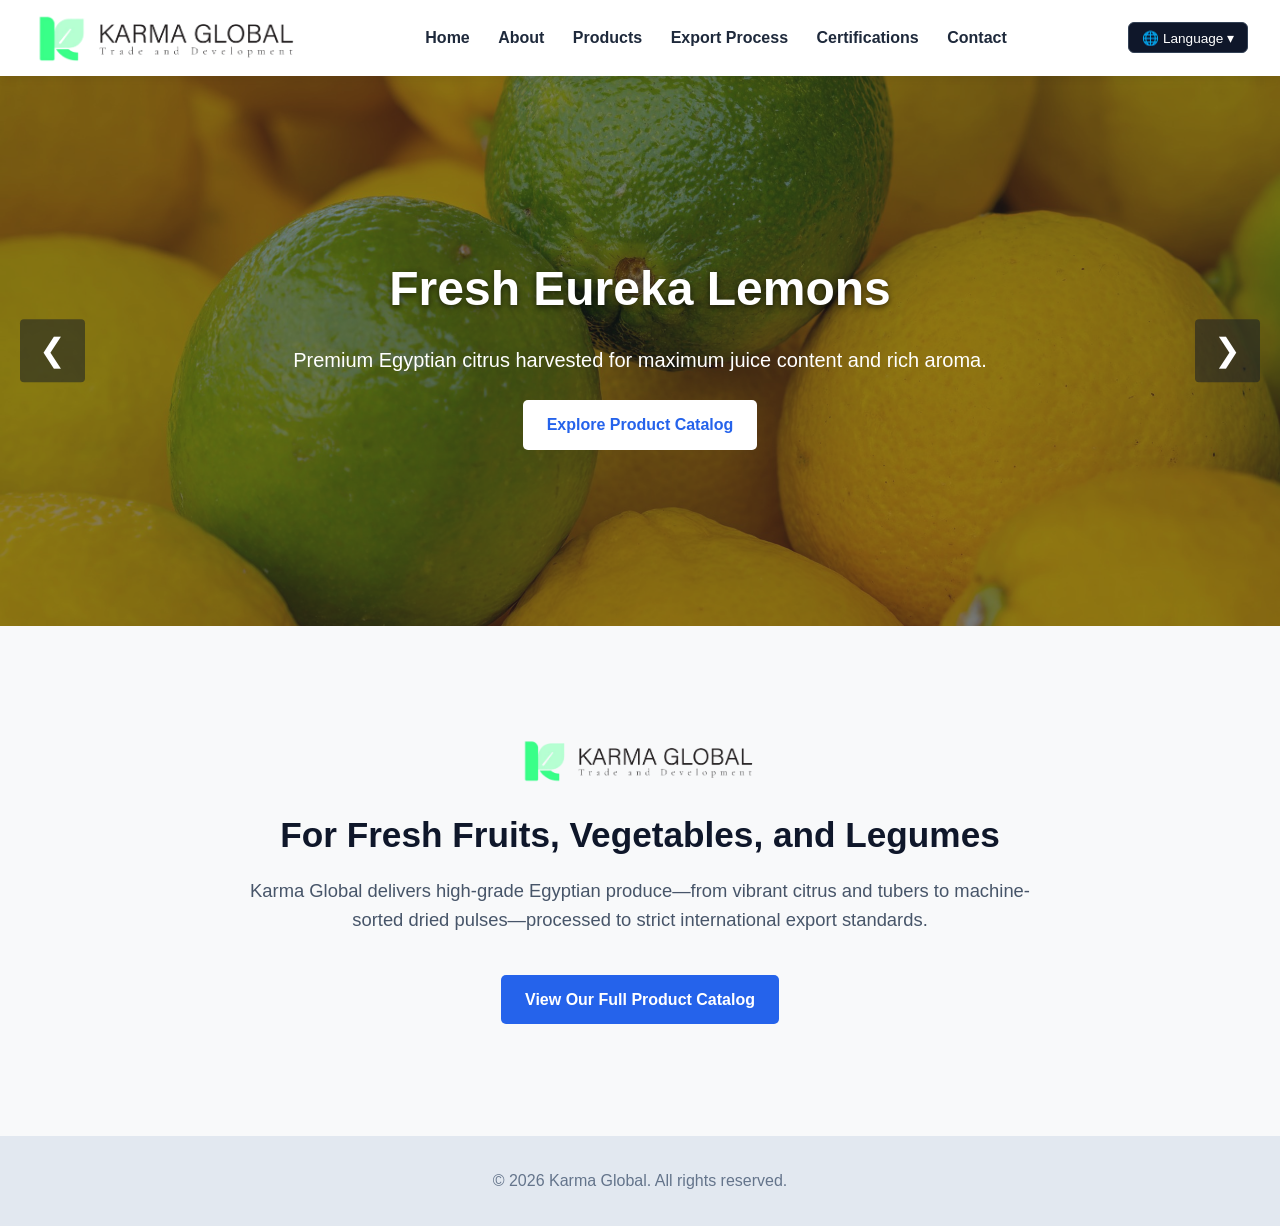
<file: index.html>
<!DOCTYPE html>
<html lang="en">
<head>
  <meta charset="UTF-8">
  <meta name="viewport" content="width=device-width, initial-scale=1.0">
  <title>Karma Global - Home</title>
  <link rel="stylesheet" href="css/style.css">
</head>
<body>

  <!-- SITE HEADER -->
  <header>
    <div class="logo-container">
      <a href="index.html">
        <img src="images/logo.png" alt="Karma Global Logo" class="site-logo">
      </a>
    </div>
    <nav>
      <a href="index.html">Home</a>
      <a href="about.html">About</a>
      <a href="products.html">Products</a>
      <a href="export-process.html">Export Process</a>
      <a href="certificates.html">Certifications</a>
      <a href="contact.html">Contact</a>
    </nav>

   <!-- CUSTOM LANGUAGE SELECTOR -->
<div class="lang-selector">
  <button class="lang-btn">🌐 Language ▾</button>
  <div class="lang-dropdown notranslate">
    <a href="#" onclick="doGTranslate('en|en');return false;">English</a>
    <a href="#" onclick="doGTranslate('en|ar');return false;">العربية</a>
    <a href="#" onclick="doGTranslate('en|fr');return false;">Français</a>
  </div>
</div>

    <!-- Hidden Google Translate Element -->
    <div id="google_translate_element" style="display:none;"></div>
  </header>

  <!-- MAIN HOMEPAGE CONTENT -->
  <main>

    <!-- 1. HERO SLIDER SECTION -->
    <section class="hero-slider">

      <!-- Slide 1: Eureka Lemon -->
      <div class="slide slide-1 active" style="background-image: url('images/slider/hero-lemon.jpg');">
        <div class="hero-content">
          <h2>Fresh Eureka Lemons</h2>
          <p>Premium Egyptian citrus harvested for maximum juice content and rich aroma.</p>
          <a href="products.html" class="btn">Explore Product Catalog</a>
        </div>
      </div>

      <!-- Slide 2: Sweet Potato -->
      <div class="slide slide-2" style="background-image: url('images/slider/hero-sweetP.jpg');">
        <div class="hero-content">
          <h2>Egyptian Sweet Potatoes</h2>
          <p>High-sugar Beauregard and Bellevue varieties grown in rich Nile Delta soil.</p>
          <a href="products.html" class="btn">Explore Product Catalog</a>
        </div>
      </div>

      <!-- Slide 3: Fresh Strawberry -->
      <div class="slide slide-3" style="background-image: url('images/slider/hero-strawberries.jpg');">
        <div class="hero-content">
          <h2>Fresh Strawberries</h2>
          <p>Ruby-red, aromatic strawberries hand-picked during peak winter harvests.</p>
          <a href="products.html" class="btn">Explore Product Catalog</a>
        </div>
      </div>

      <!-- Slide 4: Onions -->
      <div class="slide slide-4" style="background-image: url('images/slider/hero-onions.jpg');">
        <div class="hero-content">
          <h2>Golden & Red Onions</h2>
          <p>Expertly cured bulbs engineered for long-distance international export shipping.</p>
          <a href="products.html" class="btn">Explore Product Catalog</a>
        </div>
      </div>

      <!-- Slide 5: Garlic -->
      <div class="slide slide-5" style="background-image: url('images/slider/hero-garlic.jpg');">
        <div class="hero-content">
          <h2>Fresh & Cured Garlic</h2>
          <p>White and purple garlic varieties featuring firm bulbs and strong aroma.</p>
          <a href="products.html" class="btn">Explore Product Catalog</a>
        </div>
      </div>

      <!-- Slide 6: White Kidney Beans -->
      <div class="slide slide-6" style="background-image: url('images/slider/hero-white-beans.jpg');">
        <div class="hero-content">
          <h2>White Kidney Beans</h2>
          <p>Machine-cleaned, high-protein Cannellini beans sorted for global markets.</p>
          <a href="products.html" class="btn">Explore Product Catalog</a>
        </div>
      </div>

      <!-- Slide 7: Cowpeas -->
      <div class="slide slide-7" style="background-image: url('images/slider/hero-cowpea.jpg');">
        <div class="hero-content">
          <h2>Black-Eyed Peas (Cowpeas)</h2>
          <p>Polished, high-grade dried cowpeas processed to strict purity standards.</p>
          <a href="products.html" class="btn">Explore Product Catalog</a>
        </div>
      </div>

      <!-- Slide 8: Fava Beans -->
      <div class="slide slide-8" style="background-image: url('images/slider/hero-fava-bean.jpg');">
        <div class="hero-content">
          <h2>Egyptian Fava Beans</h2>
          <p>High-protein, machine-sorted dry fava beans processed for global food distribution.</p>
          <a href="products.html" class="btn">Explore Product Catalog</a>
        </div>
      </div>

      <!-- Slide 9: Whole Cumin Seeds -->
      <div class="slide slide-9" style="background-image: url('images/slider/hero-cumin.png');">
        <div class="hero-content">
          <h2>Whole Cumin Seeds</h2>
          <p>99%+ purity sun-dried aromatic cumin seeds rich in essential oils and flavor.</p>
          <a href="products.html" class="btn">Explore Product Catalog</a>
        </div>
      </div>

      <!-- Slide 10: Pure Egyptian Aromatic Oils -->
      <div class="slide slide-10" style="background-image: url('images/slider/hero-oils.jpg');">
        <div class="hero-content">
          <h2>Pure Egyptian Aromatic & Essential Oils</h2>
          <p>Premium Egyptian Aromatic & Essential Oils, Bulk-Exported Worldwide.</p>
          <a href="products.html" class="btn">Explore Product Catalog</a>
        </div>
      </div>

      <!-- Slider Controls -->
      <button class="prev-slide" aria-label="Previous slide">❮</button>
      <button class="next-slide" aria-label="Next slide">❯</button>

    </section>

   <!-- 2. BRAND INTRO & FEATURE SECTION -->
<section class="brand-intro container">
  <img src="images/logo.png" alt="Karma Global Logo" class="body-logo" style="margin: 0 auto 1.5rem auto;">
  <h2>For Fresh Fruits, Vegetables, and Legumes</h2>
  <p>
    Karma Global delivers high-grade Egyptian produce—from vibrant citrus and tubers to machine-sorted dried pulses—processed to strict international export standards.
  </p>
  <div style="display: inline-block; margin-top: 1rem;">
    <a href="products.html" class="btn" style="background-color: #2563eb; color: #ffffff;">View Our Full Product Catalog</a>
  </div>
</section>
  </main>

 <!-- FOOTER -->
  <footer>
    <div class="footer-content">
      <p>&copy; 2026 Karma Global. All rights reserved.</p>
    </div>
  </footer>

  <!-- SCRIPTS -->
  <script src="//translate.google.com/translate_a/element.js?cb=googleTranslateElementInit"></script>
  <script src="js/main.js"></script>
</body>
</html>
</file>
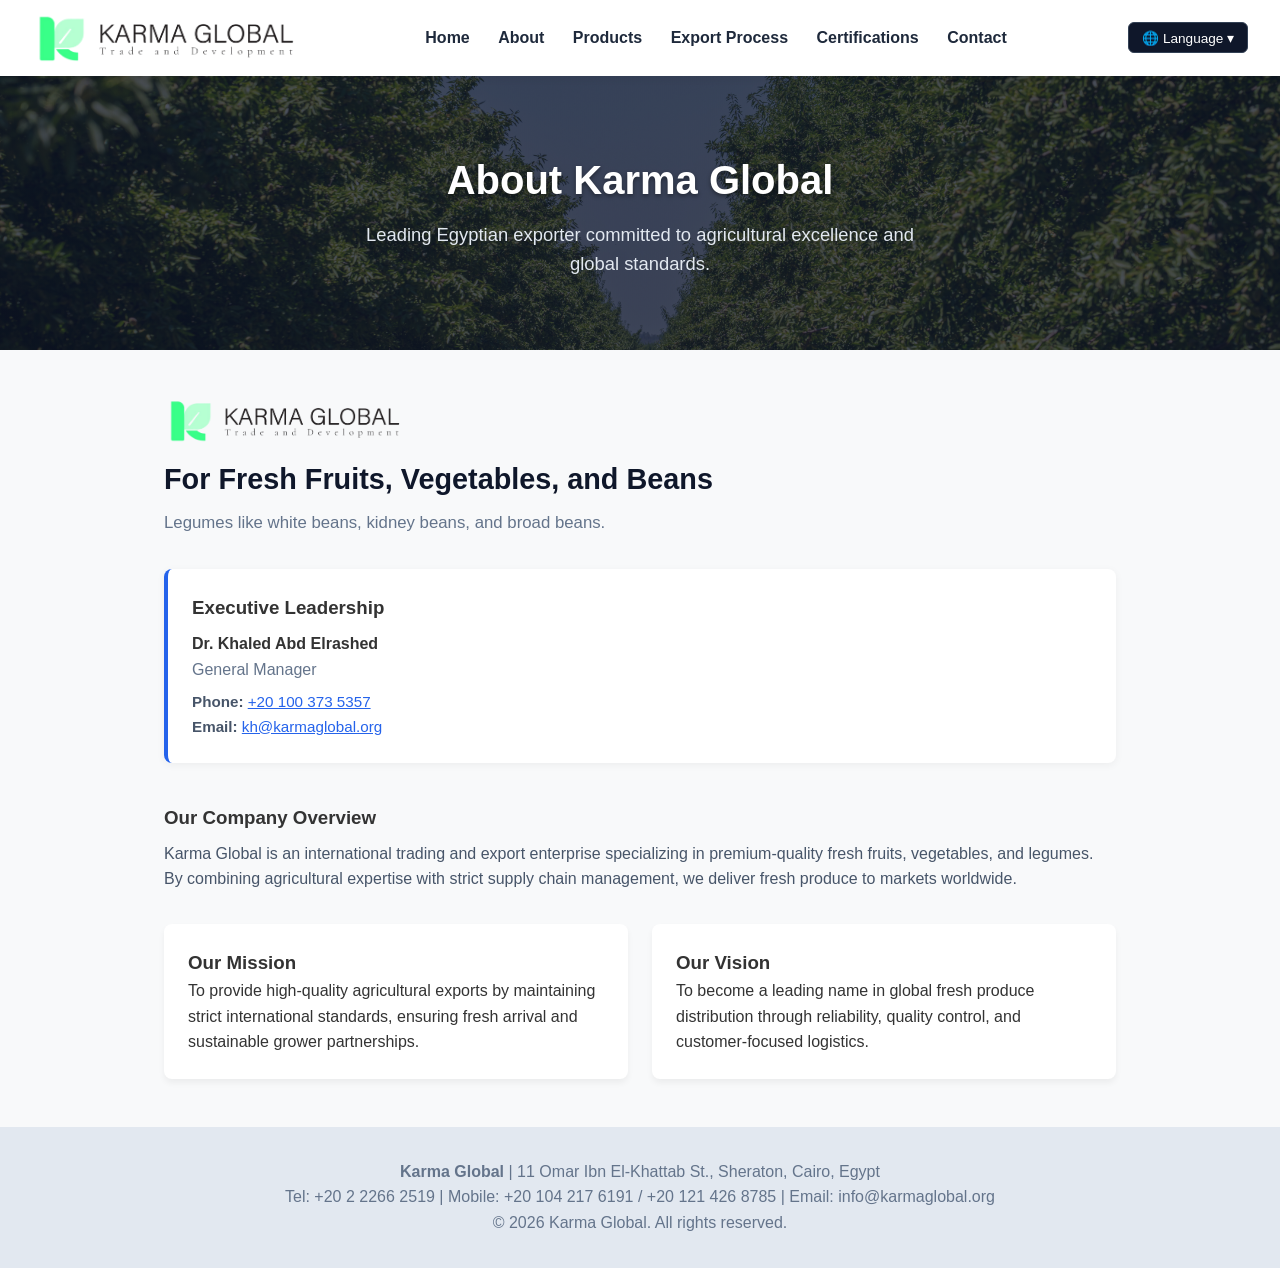
<file: about.html>
<!DOCTYPE html>
<html lang="en">
<head>
  <meta charset="UTF-8">
  <meta name="viewport" content="width=device-width, initial-scale=1.0">
  <title>Karma Global - About Us</title>
  <link rel="stylesheet" href="css/style.css">
</head>
<body>

  <!-- SITE HEADER -->
  <header>
    <div class="logo-container">
      <a href="index.html">
        <img src="images/logo.png" alt="Karma Global Logo" class="site-logo">
      </a>
    </div>
    <nav>
      <a href="index.html">Home</a>
      <a href="about.html">About</a>
      <a href="products.html">Products</a>
      <a href="export-process.html">Export Process</a>
      <a href="certificates.html">Certifications</a>
      <a href="contact.html">Contact</a>
    </nav>

    <!-- CUSTOM LANGUAGE SELECTOR -->
    <div class="lang-selector">
      <button class="lang-btn">🌐 Language ▾</button>
      <div class="lang-dropdown">
        <a href="#" onclick="doGTranslate('en|en');return false;">🇬🇧 English</a>
        <a href="#" onclick="doGTranslate('en|ar');return false;">🇪🇬 العربية</a>
        <a href="#" onclick="doGTranslate('en|fr');return false;">🇫🇷 Français</a>
      </div>
    </div>

    <div id="google_translate_element" style="display:none;"></div>
  </header>

  <!-- PAGE HEADER HERO -->
  <section class="page-header about-header">
    <h2>About Karma Global</h2>
    <p>Leading Egyptian exporter committed to agricultural excellence and global standards.</p>
  </section>

  <!-- MAIN ABOUT CONTENT -->
  <main class="container">

    <!-- BRAND INTRO BLOCK -->
    <div class="page-intro-left">
      <img src="images/logo.png" alt="Karma Global Logo" class="body-logo">
      <h2>For Fresh Fruits, Vegetables, and Beans</h2>
      <p>Legumes like white beans, kidney beans, and broad beans.</p>
    </div>

    <!-- EXECUTIVE LEADERSHIP -->
    <div class="management-section">
      <h3>Executive Leadership</h3>
      <p style="margin-top: 0.5rem;"><strong>Dr. Khaled Abd Elrashed</strong></p>
      <p style="color: #64748b; font-weight: 500;">General Manager</p>
      <p style="margin-top: 0.5rem; font-size: 0.95rem; color: #475569;">
        <strong>Phone:</strong> <a href="tel:+201003735357" style="color: #2563eb;">+20 100 373 5357</a><br>
        <strong>Email:</strong> <a href="mailto:kh@karmaglobal.org" style="color: #2563eb;">kh@karmaglobal.org</a>
      </p>
    </div>

    <!-- COMPANY OVERVIEW & VALUES -->
    <div class="about-section">
      <h3>Our Company Overview</h3>
      <p style="margin-top: 0.5rem; color: #475569;">Karma Global is an international trading and export enterprise specializing in premium-quality fresh fruits, vegetables, and legumes. By combining agricultural expertise with strict supply chain management, we deliver fresh produce to markets worldwide.</p>

      <div class="vision-mission-grid">
        <div class="card">
          <h3>Our Mission</h3>
          <p>To provide high-quality agricultural exports by maintaining strict international standards, ensuring fresh arrival and sustainable grower partnerships.</p>
        </div>
        <div class="card">
          <h3>Our Vision</h3>
          <p>To become a leading name in global fresh produce distribution through reliability, quality control, and customer-focused logistics.</p>
        </div>
      </div>
    </div>

  </main>

  <!-- FOOTER -->
  <footer>
    <div class="footer-content">
      <p><strong>Karma Global</strong> | 11 Omar Ibn El-Khattab St., Sheraton, Cairo, Egypt</p>
      <p>Tel: +20 2 2266 2519 | Mobile: +20 104 217 6191 / +20 121 426 8785 | Email: info@karmaglobal.org</p>
      <p>© 2026 Karma Global. All rights reserved.</p>
    </div>
  </footer>

  <!-- SCRIPTS -->
  <script src="js/main.js"></script>
  <script type="text/javascript" src="https://translate.google.com/translate_a/element.js?cb=googleTranslateElementInit"></script>

</body>
</html>
</file>
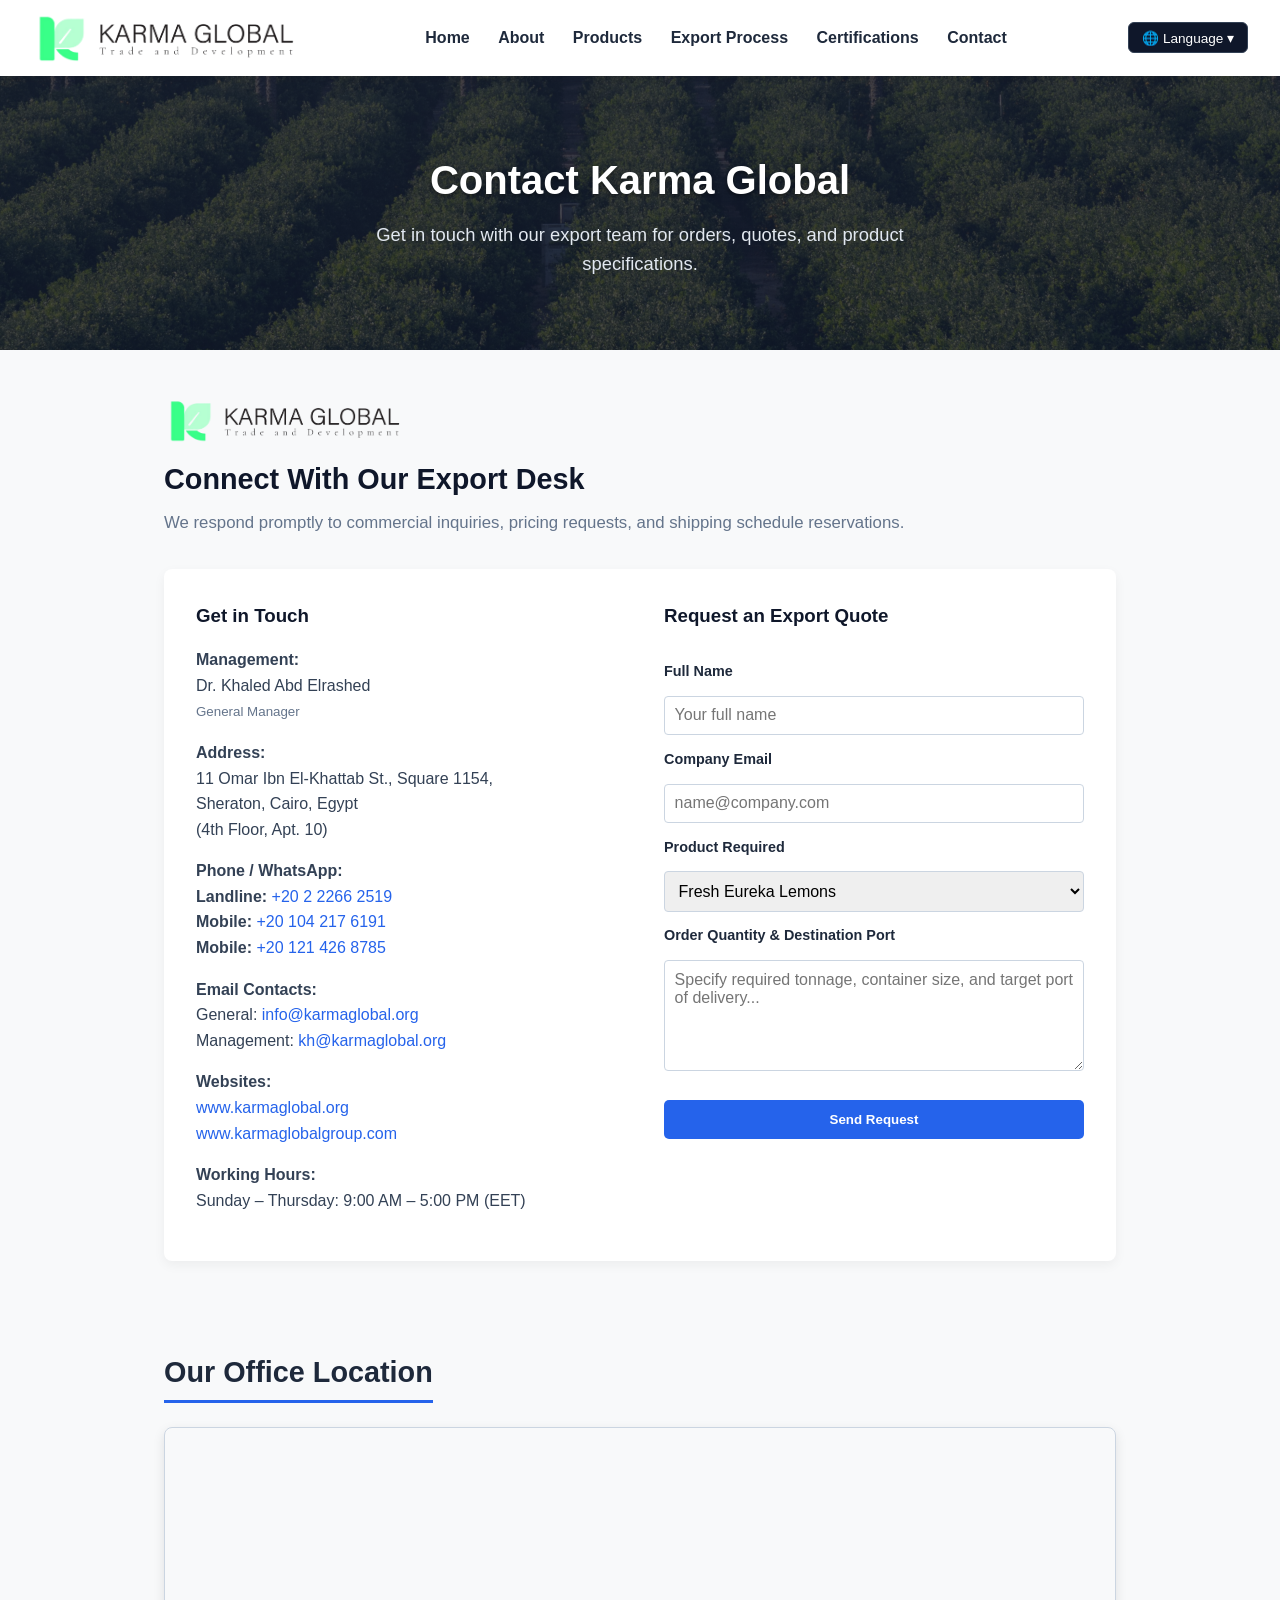
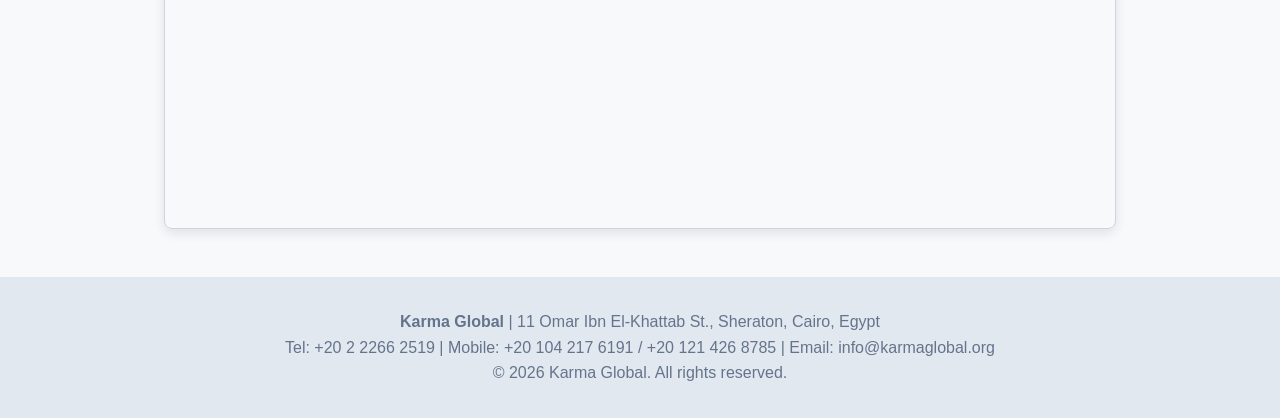
<file: contact.html>
<!DOCTYPE html>
<html lang="en">
<head>
  <meta charset="UTF-8">
  <meta name="viewport" content="width=device-width, initial-scale=1.0">
  <title>Karma Global - Contact Us</title>
  <link rel="stylesheet" href="css/style.css">
</head>
<body>

  <!-- SITE HEADER -->
  <header>
    <div class="logo-container">
      <a href="index.html">
        <img src="images/logo.png" alt="Karma Global Logo" class="site-logo">
      </a>
    </div>
    <nav>
      <a href="index.html">Home</a>
      <a href="about.html">About</a>
      <a href="products.html">Products</a>
      <a href="export-process.html">Export Process</a>
      <a href="certificates.html">Certifications</a>
      <a href="contact.html">Contact</a>
    </nav>

    <!-- CUSTOM LANGUAGE SELECTOR -->
    <div class="lang-selector">
      <button class="lang-btn">🌐 Language ▾</button>
      <div class="lang-dropdown">
        <a href="#" onclick="doGTranslate('en|en');return false;">🇬🇧 English</a>
        <a href="#" onclick="doGTranslate('en|ar');return false;">🇪🇬 العربية</a>
        <a href="#" onclick="doGTranslate('en|fr');return false;">🇫🇷 Français</a>
      </div>
    </div>

    <div id="google_translate_element" style="display:none;"></div>
  </header>

  <!-- PAGE HEADER HERO -->
  <section class="page-header contact-header">
    <h2>Contact Karma Global</h2>
    <p>Get in touch with our export team for orders, quotes, and product specifications.</p>
  </section>

  <!-- MAIN CONTACT CONTENT -->
  <main class="container">

    <!-- BRAND INTRO BLOCK -->
    <div class="page-intro-left">
      <img src="images/logo.png" alt="Karma Global Logo" class="body-logo">
      <h2>Connect With Our Export Desk</h2>
      <p>We respond promptly to commercial inquiries, pricing requests, and shipping schedule reservations.</p>
    </div>

    <div class="contact-grid">

      <!-- CONTACT DETAILS -->
      <div class="contact-info">
        <h3>Get in Touch</h3>

        <p><strong>Management:</strong><br>
           Dr. Khaled Abd Elrashed<br>
           <small style="color: #64748b;">General Manager</small></p>

        <p><strong>Address:</strong><br>
           11 Omar Ibn El-Khattab St., Square 1154,<br>
           Sheraton, Cairo, Egypt<br>
           (4th Floor, Apt. 10)</p>

        <p><strong>Phone / WhatsApp:</strong><br>
           <strong>Landline:</strong> <a href="tel:+20222662519">+20 2 2266 2519</a><br>
           <strong>Mobile:</strong> <a href="tel:+201042176191">+20 104 217 6191</a><br>
           <strong>Mobile:</strong> <a href="tel:+201214268785">+20 121 426 8785</a></p>

        <p><strong>Email Contacts:</strong><br>
           General: <a href="mailto:info@karmaglobal.org">info@karmaglobal.org</a><br>
           Management: <a href="mailto:kh@karmaglobal.org">kh@karmaglobal.org</a></p>

        <p><strong>Websites:</strong><br>
           <a href="https://www.karmaglobal.org" target="_blank" rel="noopener">www.karmaglobal.org</a><br>
           <a href="https://www.karmaglobalgroup.com" target="_blank" rel="noopener">www.karmaglobalgroup.com</a></p>

        <p><strong>Working Hours:</strong><br>
           Sunday – Thursday: 9:00 AM – 5:00 PM (EET)</p>
      </div>

      <!-- EXPORT REQUEST FORM -->
      <form class="contact-form">
        <h3>Request an Export Quote</h3>
        <label for="name">Full Name</label>
        <input type="text" id="name" required placeholder="Your full name">

        <label for="email">Company Email</label>
        <input type="email" id="email" required placeholder="name@company.com">

        <label for="product">Product Required</label>
        <select id="product">
          <option value="lemon">Fresh Eureka Lemons</option>
          <option value="sweet-potato">Egyptian Sweet Potatoes</option>
          <option value="strawberry">Fresh Strawberries</option>
          <option value="onions">Golden & Red Onions</option>
          <option value="garlic">Fresh & Cured Garlic</option>
          <option value="white-beans">White Kidney Beans (Cannellini)</option>
          <option value="cowpeas">Black-Eyed Peas (Cowpeas)</option>
          <option value="fava-beans">Egyptian Fava Beans</option>
          <option value="cumin">Egyptian Whole Cumin Seeds</option>
          <option value="super-libb">Egyptian Super Libb (Seeds)</option>
          <option value="jasmine-oil">Jasmine Oil (Gasmen Oil)</option>
          <option value="other">Multiple Products / General Inquiry</option>
        </select>

        <label for="message">Order Quantity & Destination Port</label>
        <textarea id="message" rows="5" required placeholder="Specify required tonnage, container size, and target port of delivery..."></textarea>

        <button type="submit" class="btn">Send Request</button>
      </form>

    </div>

    <!-- GOOGLE MAPS EMBED SECTION -->
    <section class="map-section">
      <h3 class="section-title">Our Office Location</h3>
      <div class="map-container">
        <iframe
          src="https://www.google.com/maps/embed?pb=!1m18!1m12!1m3!1d3452.288219463942!2d31.3789531!3d30.0860268!2m3!1f0!2f0!3f0!3m2!1i1024!2i768!4f13.1!3m3!1m2!1s0x1458163f4a4ad8d7%3A0x6b4f706d33a571f5!2sOmar%20Ibn%20El-Khattab%2C%20Sheraton%20Al%20Matar%2C%20El%20Nozha%2C%20Cairo%20Governorate!5e0!3m2!1sen!2seg!4v1700000000000!5m2!1sen!2seg"
          allowfullscreen=""
          loading="lazy"
          referrerpolicy="no-referrer-when-downgrade">
        </iframe>
      </div>
    </section>

  </main>

  <!-- FOOTER -->
  <footer>
    <div class="footer-content">
      <p><strong>Karma Global</strong> | 11 Omar Ibn El-Khattab St., Sheraton, Cairo, Egypt</p>
      <p>Tel: +20 2 2266 2519 | Mobile: +20 104 217 6191 / +20 121 426 8785 | Email: info@karmaglobal.org</p>
      <p>© 2026 Karma Global. All rights reserved.</p>
    </div>
  </footer>

  <!-- SCRIPTS -->
  <script src="js/main.js"></script>
  <script type="text/javascript" src="https://translate.google.com/translate_a/element.js?cb=googleTranslateElementInit"></script>

</body>
</html>
</file>
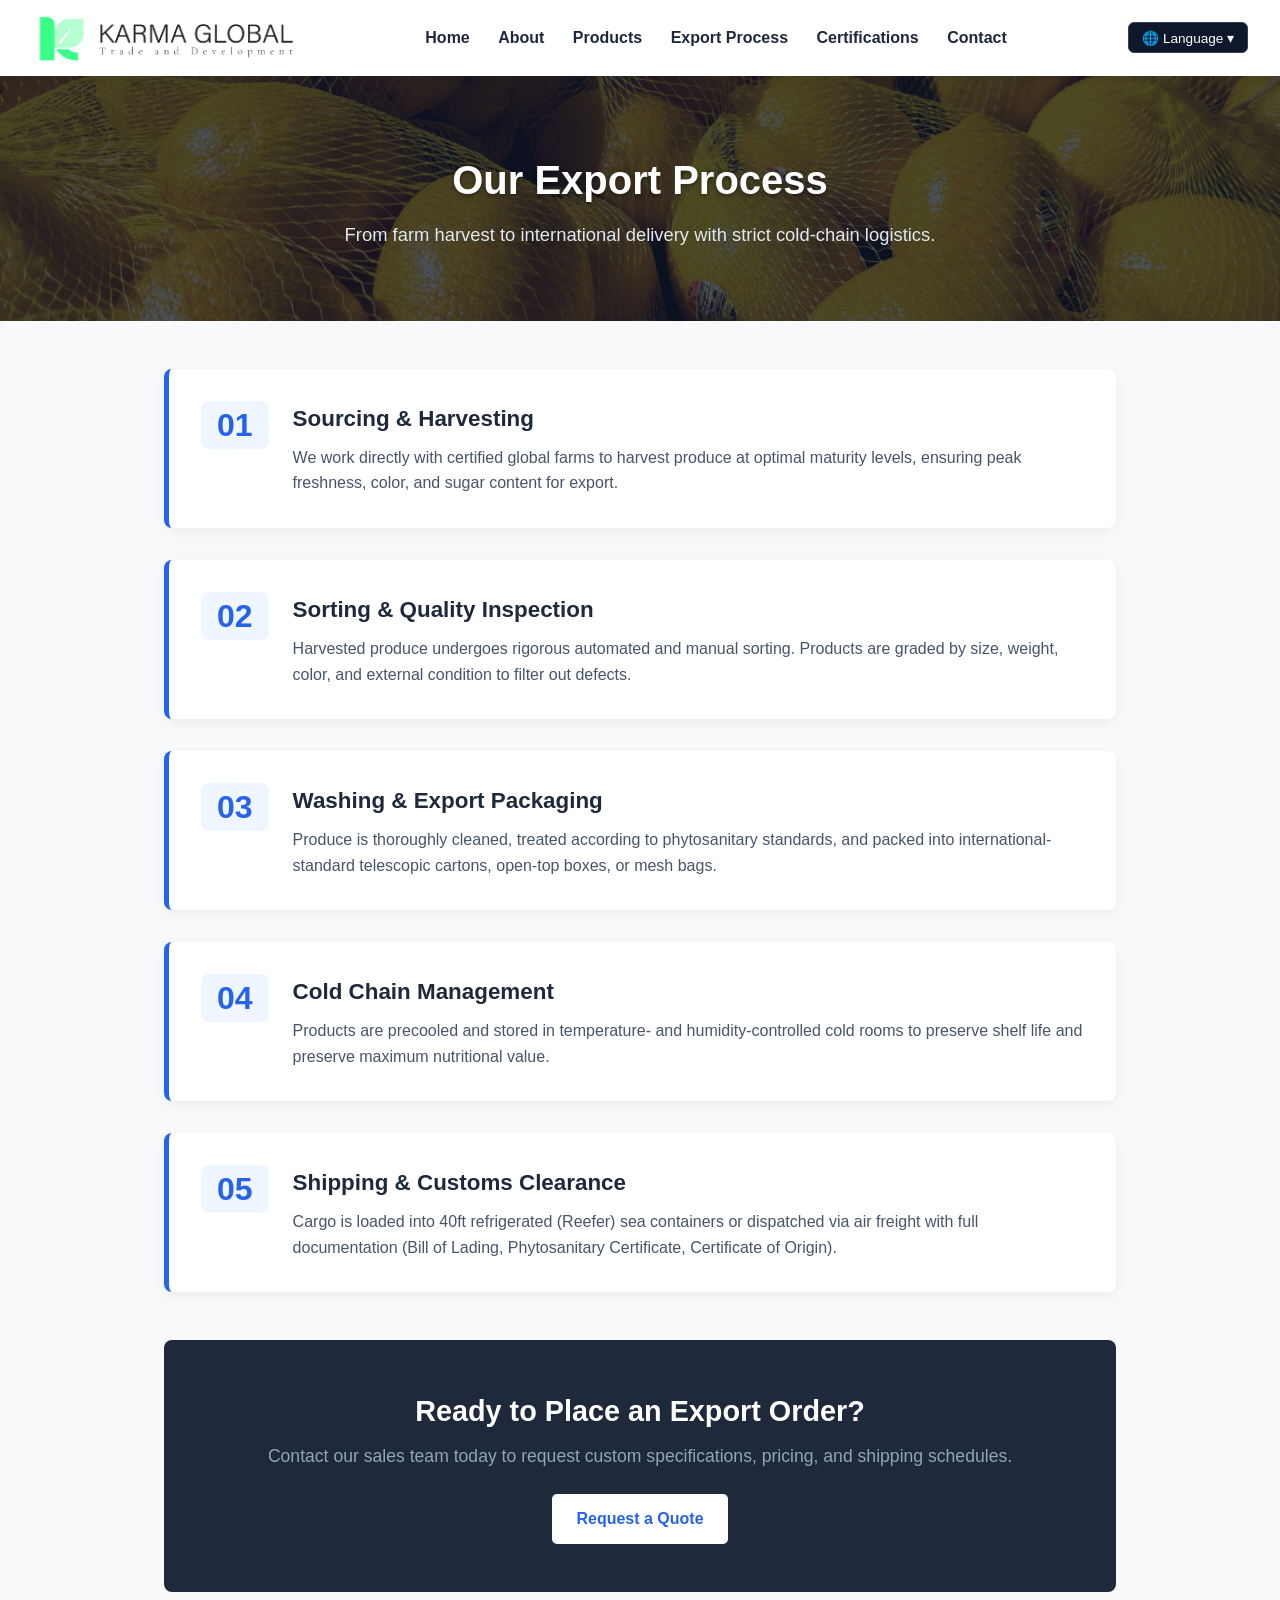
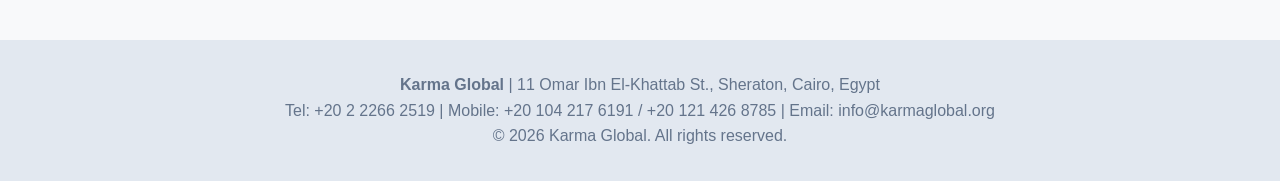
<file: export-process.html>
<!DOCTYPE html>
<html lang="en">
<head>
  <meta charset="UTF-8">
  <meta name="viewport" content="width=device-width, initial-scale=1.0">
  <title>Karma Global - Export Process</title>
  <link rel="stylesheet" href="css/style.css">
</head>
<body>

  <!-- SITE HEADER -->
  <header>
    <div class="logo-container">
      <a href="index.html">
        <img src="images/logo.png" alt="Karma Global Logo" class="site-logo">
      </a>
    </div>
    <nav>
      <a href="index.html">Home</a>
      <a href="about.html">About</a>
      <a href="products.html">Products</a>
      <a href="export-process.html">Export Process</a>
      <a href="certificates.html">Certifications</a>
      <a href="contact.html">Contact</a>
    </nav>

    <!-- CUSTOM LANGUAGE SELECTOR -->
    <div class="lang-selector">
      <button class="lang-btn">🌐 Language ▾</button>
      <div class="lang-dropdown">
        <a href="#" onclick="doGTranslate('en|en');return false;">🇬🇧 English</a>
        <a href="#" onclick="doGTranslate('en|ar');return false;">🇪🇬 العربية</a>
        <a href="#" onclick="doGTranslate('en|fr');return false;">🇫🇷 Français</a>
      </div>
    </div>

    <div id="google_translate_element" style="display:none;"></div>
  </header>

  <!-- PAGE HEADER HERO -->
  <section class="page-header export-header">
    <h2>Our Export Process</h2>
    <p>From farm harvest to international delivery with strict cold-chain logistics.</p>
  </section>

  <!-- MAIN PROCESS CONTENT -->
  <main class="container">

    <div class="timeline">

      <!-- Step 1 -->
      <div class="timeline-step">
        <div class="step-number">01</div>
        <div class="step-content">
          <h3>Sourcing & Harvesting</h3>
          <p>We work directly with certified global farms to harvest produce at optimal maturity levels, ensuring peak freshness, color, and sugar content for export.</p>
        </div>
      </div>

      <!-- Step 2 -->
      <div class="timeline-step">
        <div class="step-number">02</div>
        <div class="step-content">
          <h3>Sorting & Quality Inspection</h3>
          <p>Harvested produce undergoes rigorous automated and manual sorting. Products are graded by size, weight, color, and external condition to filter out defects.</p>
        </div>
      </div>

      <!-- Step 3 -->
      <div class="timeline-step">
        <div class="step-number">03</div>
        <div class="step-content">
          <h3>Washing & Export Packaging</h3>
          <p>Produce is thoroughly cleaned, treated according to phytosanitary standards, and packed into international-standard telescopic cartons, open-top boxes, or mesh bags.</p>
        </div>
      </div>

      <!-- Step 4 -->
      <div class="timeline-step">
        <div class="step-number">04</div>
        <div class="step-content">
          <h3>Cold Chain Management</h3>
          <p>Products are precooled and stored in temperature- and humidity-controlled cold rooms to preserve shelf life and preserve maximum nutritional value.</p>
        </div>
      </div>

      <!-- Step 5 -->
      <div class="timeline-step">
        <div class="step-number">05</div>
        <div class="step-content">
          <h3>Shipping & Customs Clearance</h3>
          <p>Cargo is loaded into 40ft refrigerated (Reefer) sea containers or dispatched via air freight with full documentation (Bill of Lading, Phytosanitary Certificate, Certificate of Origin).</p>
        </div>
      </div>

    </div>

    <!-- CALL TO ACTION BANNER -->
    <div class="cta-banner">
      <h3>Ready to Place an Export Order?</h3>
      <p>Contact our sales team today to request custom specifications, pricing, and shipping schedules.</p>
      <a href="contact.html" class="btn">Request a Quote</a>
    </div>

  </main>

  <!-- FOOTER -->
  <footer>
    <div class="footer-content">
      <p><strong>Karma Global</strong> | 11 Omar Ibn El-Khattab St., Sheraton, Cairo, Egypt</p>
      <p>Tel: +20 2 2266 2519 | Mobile: +20 104 217 6191 / +20 121 426 8785 | Email: info@karmaglobal.org</p>
      <p>© 2026 Karma Global. All rights reserved.</p>
    </div>
  </footer>

  <!-- SCRIPTS -->
  <script src="js/main.js"></script>
  <script type="text/javascript" src="https://translate.google.com/translate_a/element.js?cb=googleTranslateElementInit"></script>

</body>
</html>
</file>
<file: css/style.css>
/* =========================================================
   KARMA GLOBAL - MASTER STYLESHEET
   ========================================================= */

* {
  box-sizing: border-box;
  margin: 0;
  padding: 0;
}

body {
  font-family: 'Segoe UI', Tahoma, Geneva, Verdana, sans-serif;
  line-height: 1.6;
  color: #333;
  background-color: #f8f9fa;
  top: 0px !important;
}

/* Hide Google Translate Top Banner & Prevent Body Shift */
.goog-te-banner-frame.skiptranslate,
.goog-te-banner-frame,
iframe.VIpgJd-ZVi9od-ORHb-OEVmcd,
.VIpgJd-ZVi9od-ORHb-OEVmcd {
  display: none !important;
  visibility: hidden !important;
  height: 0 !important;
}

body {
  top: 0px !important;
  position: static !important;
}

html {
  margin-top: 0px !important;
}

/* Hide Google Translate hover tooltip popup */
#goog-gt-tt,
.goog-te-balloon-frame,
.VIpgJd-ZVi9od-aZ2wEe-wOHMyf {
  display: none !important;
}

/* =========================================================
   1. HEADER STYLING & LOGO
   ========================================================= */
header {
  background-color: #ffffff !important;
  padding: 0.8rem 2rem;
  display: flex;
  justify-content: space-between;
  align-items: center;
  box-shadow: 0 2px 10px rgba(0, 0, 0, 0.08);
  position: relative;
  z-index: 100;
}

.site-logo {
  height: 50px !important;
  width: auto;
  display: block;
}

.body-logo {
  height: 45px;
  width: auto;
  display: block;
  margin: 0 0 0.8rem 0;
}

nav a {
  color: #1e293b !important;
  text-decoration: none;
  margin-left: 1.5rem;
  font-weight: 600;
  transition: color 0.2s ease;
}

nav a:hover {
  color: #10b981 !important;
}

/* Language Dropdown Selector */
.lang-selector {
  position: relative;
  display: inline-block;
  margin-left: 1.5rem;
}

.lang-btn {
  background-color: #0f172a;
  color: #ffffff;
  border: 1px solid #334155;
  padding: 0.4rem 0.8rem;
  border-radius: 6px;
  font-size: 0.85rem;
  cursor: pointer;
  font-weight: 500;
}

.lang-btn:hover {
  background-color: #1e293b;
}

.lang-dropdown {
  display: none;
  position: absolute;
  right: 0;
  top: 100%;
  margin-top: 4px;
  background-color: #1e293b;
  min-width: 140px;
  box-shadow: 0 4px 12px rgba(0, 0, 0, 0.25);
  border-radius: 6px;
  overflow: hidden;
  z-index: 200;
}

.lang-dropdown a {
  color: #ffffff;
  padding: 0.7rem 1rem;
  text-decoration: none;
  display: block;
  font-size: 0.9rem;
}

.lang-dropdown a:hover {
  background-color: #2563eb;
}

.lang-selector:hover .lang-dropdown,
.lang-selector.open .lang-dropdown {
  display: block;
}

#google_translate_element {
  margin-left: 1rem;
  display: inline-block;
  vertical-align: middle;
}

/* =========================================================
   2. HERO SLIDER CONTAINER & JS SLIDER (10 SLIDES)
   ========================================================= */
.hero-slider {
  position: relative;
  height: 550px;
  overflow: hidden;
  color: white;
  background-color: #0f172a;
}

.hero-slider .slide {
  position: absolute;
  top: 0;
  left: 0;
  width: 100%;
  height: 100%;
  opacity: 0;
  visibility: hidden;
  transition: opacity 0.8s ease-in-out, visibility 0.8s ease-in-out;
  background-size: cover;
  background-position: center;
  display: flex;
  align-items: center;
  justify-content: center;
  text-align: center;
}

.hero-slider .slide::before {
  content: "";
  position: absolute;
  inset: 0;
  background: rgba(15, 23, 42, 0.42);
  z-index: 1;
}

.hero-slider .slide.active {
  opacity: 1;
  visibility: visible;
}

.hero-content {
  position: relative;
  z-index: 2;
  padding: 0 2rem;
}

.hero-content h2 {
  font-size: 3rem;
  margin-bottom: 1rem;
  text-shadow: 0 2px 6px rgba(0, 0, 0, 0.6);
}

.hero-content p {
  font-size: 1.25rem;
  margin-bottom: 1.5rem;
  max-width: 700px;
}

.btn {
  display: inline-block;
  background: #ffffff;
  color: #2563eb;
  padding: 0.75rem 1.5rem;
  border-radius: 5px;
  text-decoration: none;
  font-weight: bold;
  transition: background-color 0.3s ease;
  cursor: pointer;
}

.btn:hover {
  background-color: #f1f5f9;
}

/* Slider Controls */
.prev-slide, .next-slide {
  position: absolute;
  top: 50%;
  transform: translateY(-50%);
  background: rgba(15, 23, 42, 0.5);
  color: white;
  border: none;
  font-size: 2rem;
  padding: 0.8rem 1.2rem;
  cursor: pointer;
  border-radius: 4px;
  z-index: 10;
  transition: background 0.3s ease;
}

.prev-slide:hover, .next-slide:hover {
  background: rgba(15, 23, 42, 0.85);
}

.prev-slide { left: 20px; }
.next-slide { right: 20px; }

/* =========================================================
   3. GENERAL LAYOUT, CARDS & CONTAINERS
   ========================================================= */
.container {
  max-width: 1000px;
  margin: 3rem auto;
  padding: 0 1.5rem;
}

.features {
  display: grid;
  grid-template-columns: repeat(auto-fit, minmax(250px, 1fr));
  gap: 1.5rem;
}

.card {
  background: white;
  padding: 1.5rem;
  border-radius: 8px;
  box-shadow: 0 4px 6px rgba(0,0,0,0.05);
}

.brand-intro {
  padding: 4rem 1.5rem;
  text-align: center;
}

.brand-intro h2 {
  font-size: 2.2rem;
  color: #0f172a;
  margin-bottom: 0.8rem;
}

.brand-intro p {
  font-size: 1.15rem;
  color: #475569;
  max-width: 800px;
  margin: 0 auto 1.5rem auto;
}

/* =========================================================
   4. PRODUCTS PAGE & CARDS
   ========================================================= */
.page-header {
  position: relative;
  background-color: #0f172a;
  background-size: cover;
  background-position: center;
  color: white;
  text-align: center;
  padding: 4.5rem 1rem;
}

.page-header h2 {
  font-size: 2.5rem;
  margin-bottom: 0.5rem;
  text-shadow: 0 2px 4px rgba(0, 0, 0, 0.4);
}

.page-header p {
  font-size: 1.15rem;
  color: #e2e8f0;
  max-width: 600px;
  margin: 0 auto;
}

/* Section Hero Backgrounds */
.products-header { background-image: linear-gradient(rgba(15, 23, 42, 0.75), rgba(15, 23, 42, 0.75)), url('../images/products-hero.jpg'); }
.about-header    { background-image: linear-gradient(rgba(15, 23, 42, 0.75), rgba(15, 23, 42, 0.75)), url('../images/about-hero.jpg'); }
.export-header   { background-image: linear-gradient(rgba(15, 23, 42, 0.75), rgba(15, 23, 42, 0.75)), url('../images/export-hero.jpg'); }
.certs-header    { background-image: linear-gradient(rgba(15, 23, 42, 0.75), rgba(15, 23, 42, 0.75)), url('../images/certs-hero.jpg'); }
.contact-header  { background-image: linear-gradient(rgba(15, 23, 42, 0.75), rgba(15, 23, 42, 0.75)), url('../images/contact-hero.jpg'); }

.section-title {
  font-size: 1.8rem;
  margin: 2.5rem 0 1.5rem;
  border-bottom: 3px solid #2563eb;
  display: inline-block;
  padding-bottom: 0.3rem;
  color: #1e293b;
}

.product-grid {
  display: grid;
  grid-template-columns: repeat(auto-fit, minmax(300px, 1fr));
  gap: 2rem;
}

.product-grid.single-featured {
  max-width: 480px;
}

.product-card {
  background: white;
  border-radius: 8px;
  overflow: hidden;
  box-shadow: 0 4px 12px rgba(0, 0, 0, 0.08);
  transition: transform 0.2s ease-in-out;
  display: flex;
  flex-direction: column;
}

.product-card:hover {
  transform: translateY(-5px);
}

.product-img-wrapper {
  position: relative;
  width: 100%;
  overflow: hidden;
}

.product-img {
  width: 100%;
  height: 220px;
  object-fit: cover;
  display: block;
  background-color: #cbd5e1;
}

.photo-credit {
  position: absolute;
  bottom: 8px;
  right: 8px;
  background: rgba(15, 23, 42, 0.75);
  color: #ffffff;
  font-size: 0.7rem;
  padding: 3px 8px;
  border-radius: 4px;
  z-index: 2;
}

.photo-credit a {
  color: #93c5fd;
  text-decoration: underline;
}

.photo-credit a:hover {
  color: #ffffff;
}

.product-info {
  padding: 1.5rem;
}

.product-info h4 {
  font-size: 1.3rem;
  color: #1e293b;
  margin-bottom: 0.25rem;
}

.category {
  display: inline-block;
  background-color: #e0e7ff;
  color: #3730a3;
  font-size: 0.8rem;
  font-weight: 600;
  padding: 0.2rem 0.6rem;
  border-radius: 20px;
  margin-bottom: 0.8rem;
}

.desc {
  font-size: 0.95rem;
  color: #475569;
  margin-bottom: 1rem;
}

.specs {
  list-style: none;
  border-top: 1px solid #e2e8f0;
  padding-top: 0.8rem;
  font-size: 0.9rem;
  color: #334155;
}

.specs li {
  margin-bottom: 0.4rem;
}

/* =========================================================
   5. EXPORT PROCESS & CERTIFICATIONS
   ========================================================= */
.timeline {
  display: flex;
  flex-direction: column;
  gap: 2rem;
  margin: 2rem 0;
}

.timeline-step {
  display: flex;
  align-items: flex-start;
  background: white;
  padding: 2rem;
  border-radius: 8px;
  box-shadow: 0 4px 12px rgba(0, 0, 0, 0.05);
  border-left: 5px solid #2563eb;
}

.step-number {
  font-size: 2rem;
  font-weight: 800;
  color: #2563eb;
  background: #eff6ff;
  padding: 0.5rem 1rem;
  border-radius: 8px;
  margin-right: 1.5rem;
  line-height: 1;
}

.step-content h3 {
  font-size: 1.4rem;
  color: #1e293b;
  margin-bottom: 0.5rem;
}

.step-content p {
  color: #475569;
  font-size: 1rem;
}

.cta-banner {
  background: #1e293b;
  color: white;
  text-align: center;
  padding: 3rem 1.5rem;
  border-radius: 8px;
  margin-top: 3rem;
}

.cta-banner h3 {
  font-size: 1.8rem;
  margin-bottom: 0.5rem;
}

.cta-banner p {
  font-size: 1.1rem;
  margin-bottom: 1.5rem;
  color: #94a3b8;
}

.cert-intro {
  text-align: center;
  max-width: 800px;
  margin: 0 auto 3rem;
  font-size: 1.1rem;
  color: #475569;
}

.cert-grid {
  display: grid;
  grid-template-columns: repeat(auto-fit, minmax(240px, 1fr));
  gap: 1.5rem;
  margin-bottom: 3rem;
}

.cert-card {
  background: white;
  padding: 2rem 1.5rem;
  border-radius: 8px;
  border: 1px solid #e2e8f0;
  box-shadow: 0 4px 6px rgba(0, 0, 0, 0.03);
  text-align: center;
}

.cert-badge {
  display: inline-block;
  background-color: #dbeafe;
  color: #1e40af;
  font-weight: 700;
  padding: 0.5rem 1rem;
  border-radius: 6px;
  font-size: 0.9rem;
  margin-bottom: 1rem;
}

.cert-card h3 {
  font-size: 1.25rem;
  color: #1e293b;
  margin-bottom: 0.75rem;
}

.cert-card p {
  font-size: 0.95rem;
  color: #64748b;
  line-height: 1.5;
}

.compliance-box {
  background-color: #f1f5f9;
  border-left: 4px solid #10b981;
  padding: 2rem;
  border-radius: 0 8px 8px 0;
}

.compliance-box h3 {
  color: #0f172a;
  margin-bottom: 1rem;
  font-size: 1.3rem;
}

.doc-list {
  list-style: none;
  display: grid;
  grid-template-columns: repeat(auto-fit, minmax(280px, 1fr));
  gap: 1rem;
}

.doc-list li {
  font-size: 0.95rem;
  color: #334155;
}

/* =========================================================
   6. ABOUT, CONTACT & MAPS
   ========================================================= */
.page-intro-left {
  text-align: left;
  margin-bottom: 2rem;
}

.page-intro-left h2 {
  font-size: 1.8rem;
  color: #0f172a;
  margin-bottom: 0.5rem;
  font-weight: 700;
}

.page-intro-left p {
  color: #64748b;
  font-size: 1.05rem;
  max-width: 750px;
}

.management-section {
  margin-bottom: 2.5rem;
  background: white;
  padding: 1.5rem;
  border-radius: 8px;
  border-left: 4px solid #2563eb;
  box-shadow: 0 2px 8px rgba(0,0,0,0.05);
}

.vision-mission-grid {
  display: grid;
  grid-template-columns: repeat(auto-fit, minmax(280px, 1fr));
  gap: 1.5rem;
  margin-top: 2rem;
}

.contact-grid {
  display: grid;
  grid-template-columns: repeat(auto-fit, minmax(300px, 1fr));
  gap: 3rem;
  background: white;
  padding: 2rem;
  border-radius: 8px;
  box-shadow: 0 4px 12px rgba(0,0,0,0.05);
}

.contact-info h3,
.contact-form h3 {
  margin-bottom: 1rem;
  color: #0f172a;
}

.contact-info p {
  margin-bottom: 1rem;
  font-size: 1rem;
  color: #334155;
}

.contact-info a {
  color: #2563eb;
  text-decoration: none;
}

.contact-info a:hover {
  text-decoration: underline;
}

.contact-form {
  display: flex;
  flex-direction: column;
  gap: 0.8rem;
}

.contact-form label {
  font-weight: 600;
  color: #1e293b;
  font-size: 0.9rem;
}

.contact-form input,
.contact-form select,
.contact-form textarea {
  padding: 0.6rem;
  border: 1px solid #cbd5e1;
  border-radius: 4px;
  font-size: 1rem;
  font-family: inherit;
  width: 100%;
}

.contact-form button {
  margin-top: 1rem;
  background: #2563eb;
  color: white;
  border: none;
}

.contact-form button:hover {
  background: #1d4ed8;
}

.map-section {
  margin-top: 3rem;
  margin-bottom: 2rem;
}

.map-container {
  width: 100%;
  border-radius: 8px;
  overflow: hidden;
  box-shadow: 0 4px 12px rgba(0, 0, 0, 0.1);
  border: 1px solid #cbd5e1;
}

.map-container iframe {
  width: 100%;
  height: 400px;
  border: 0;
  display: block;
}

footer {
  text-align: center;
  padding: 2rem;
  background-color: #e2e8f0;
  margin-top: 3rem;
  color: #64748b;
}

/* =========================================================
   7. UNIFIED MOBILE RESPONSIVE STYLES (Under 768px)
   ========================================================= */
@media screen and (max-width: 768px) {

  /* Header Navigation Fix */
  header {
    flex-direction: column;
    align-items: center;
    padding: 0.8rem 0.75rem;
    gap: 0.6rem;
  }

  header nav {
    display: flex;
    flex-wrap: wrap;
    justify-content: center;
    gap: 0.5rem 0.9rem;
    width: 100%;
  }

  header nav a {
    margin-left: 0;
    font-size: 0.85rem;
    white-space: nowrap;
  }

  .logo-container .site-logo {
    max-height: 45px;
    width: auto;
  }

  .lang-selector {
    margin-left: 0;
    margin-top: 0.2rem;
  }

  .lang-dropdown {
    right: auto;
    left: 50%;
    transform: translateX(-50%);
  }

  /* Hero Slider Responsiveness */
  .hero-slider {
    height: 400px;
  }

  .hero-content {
    padding: 0 2.2rem;
    max-width: 100%;
  }

  .hero-content h2 {
    font-size: 1.5rem;
    line-height: 1.25;
    margin-bottom: 0.5rem;
  }

  .hero-content p {
    font-size: 0.9rem;
    line-height: 1.4;
    margin-bottom: 1rem;
  }

  .hero-content .btn {
    padding: 0.55rem 1.1rem;
    font-size: 0.85rem;
  }

  .prev-slide, .next-slide {
    padding: 0.4rem 0.65rem;
    font-size: 1.1rem;
    background: rgba(15, 23, 42, 0.6);
  }

  .prev-slide { left: 6px; }
  .next-slide { right: 6px; }

  /* General Container & Intro */
  .container {
    margin: 1.5rem auto;
    padding: 0 0.85rem;
  }

  .page-header {
    padding: 2rem 1rem;
  }

  .page-header h2 {
    font-size: 1.5rem;
  }

  .page-header p {
    font-size: 0.9rem;
  }

  .section-title {
    font-size: 1.25rem;
    margin: 1.5rem 0 0.8rem 0;
  }

  .brand-intro {
    padding: 2.5rem 1rem;
  }

  .brand-intro h2 {
    font-size: 1.5rem;
  }

  .brand-intro p {
    font-size: 0.95rem;
  }

  .page-intro-left h2 {
    font-size: 1.4rem;
  }

  .page-intro-left p {
    font-size: 0.92rem;
  }

  /* Compact 2-Column Product Grid */
  .product-grid {
    grid-template-columns: repeat(2, 1fr);
    gap: 0.65rem;
  }

  .product-grid.single-featured {
    max-width: 100%;
  }

  .product-img-wrapper {
    height: 115px;
  }

  .product-img {
    height: 100%;
  }

  .photo-credit {
    font-size: 0.58rem;
    padding: 2px 4px;
  }

  .product-info {
    padding: 0.7rem 0.6rem;
  }

  .product-info h4 {
    font-size: 0.92rem;
    margin-bottom: 0.2rem;
    line-height: 1.2;
  }

  .product-info .category {
    font-size: 0.68rem;
    padding: 2px 6px;
    margin-bottom: 0.4rem;
  }

  .product-info .desc {
    font-size: 0.78rem;
    line-height: 1.35;
    margin-bottom: 0.5rem;
    display: -webkit-box;
    -webkit-line-clamp: 3;
    -webkit-box-orient: vertical;
    overflow: hidden;
  }

  .product-info .specs {
    font-size: 0.72rem;
    line-height: 1.3;
    padding-top: 0.4rem;
    margin-top: 0.4rem;
  }

  .product-info .specs li {
    margin-bottom: 0.2rem;
  }

  /* Export Process & Certifications */
  .timeline {
    gap: 1rem;
    margin: 1.2rem 0;
  }

  .timeline-step {
    flex-direction: column;
    padding: 1.25rem;
    gap: 0.75rem;
  }

  .step-number {
    font-size: 1.3rem;
    margin-right: 0;
    padding: 0.4rem 0.8rem;
  }

  .step-content h3 {
    font-size: 1.15rem;
  }

  .step-content p {
    font-size: 0.9rem;
  }

  .cta-banner {
    padding: 2rem 1rem;
    margin-top: 2rem;
  }

  .cta-banner h3 {
    font-size: 1.35rem;
  }

  .cta-banner p {
    font-size: 0.92rem;
  }

  .cert-intro {
    font-size: 0.95rem;
    margin-bottom: 1.5rem;
  }

  .cert-grid {
    grid-template-columns: 1fr;
    gap: 1rem;
  }

  .cert-card {
    padding: 1.25rem;
  }

  .compliance-box {
    padding: 1.25rem;
  }

  .doc-list {
    grid-template-columns: 1fr;
  }

  /* About & Contact */
  .contact-grid {
    grid-template-columns: 1fr;
    gap: 1.75rem;
    padding: 1.25rem;
  }

  .map-container iframe {
    height: 260px;
  }

  footer {
    padding: 1.5rem 1rem;
    font-size: 0.85rem;
  }
}
</file>
